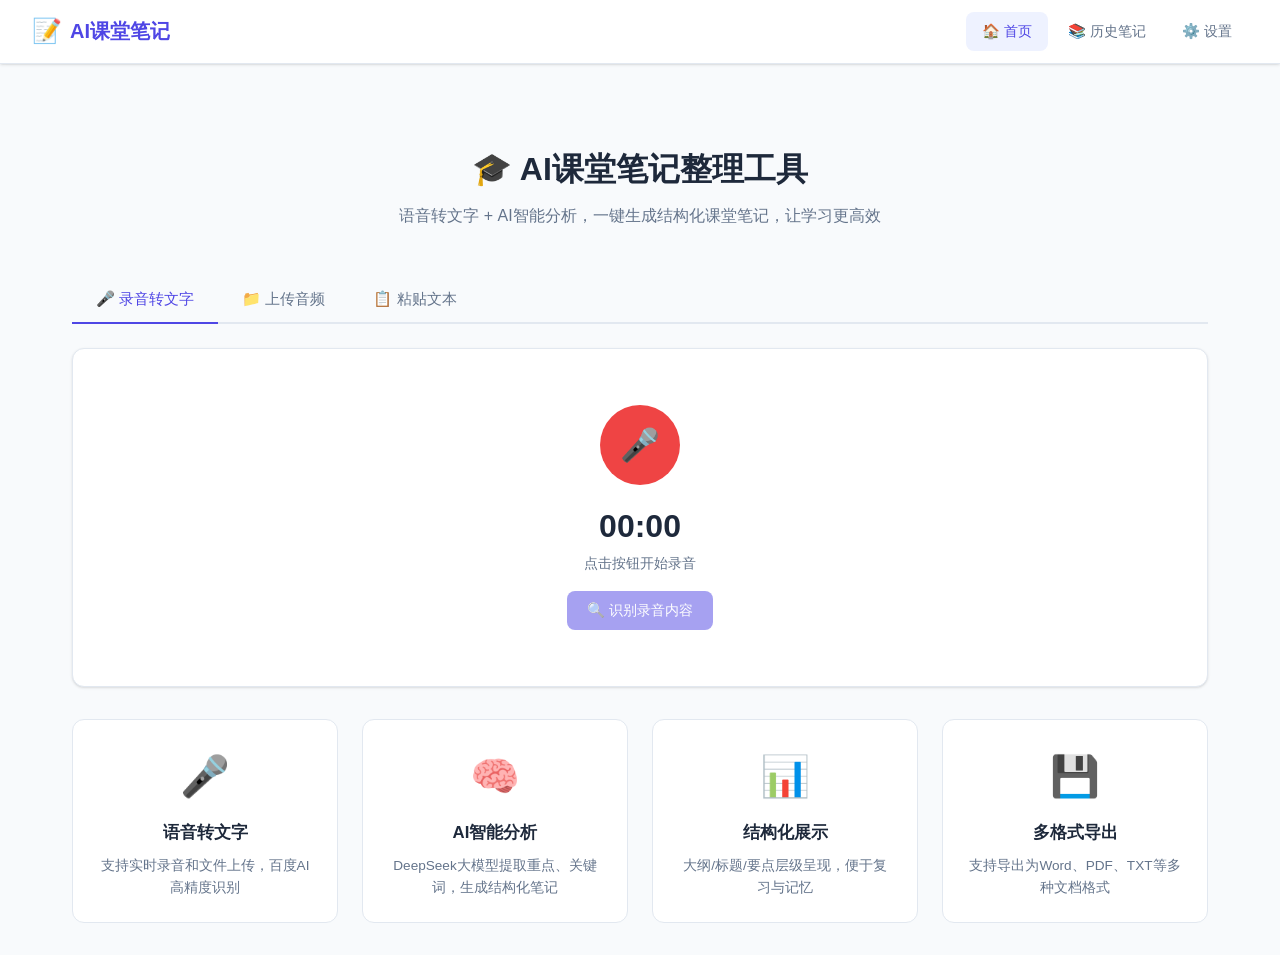
<file: templates/index.html>
<!DOCTYPE html>
<html lang="zh-CN">
<head>
    <meta charset="UTF-8">
    <meta name="viewport" content="width=device-width, initial-scale=1.0">
    <title>AI课堂笔记整理工具</title>
    <link rel="stylesheet" href="/static/css/style.css">
    <style>
        /* 首页特有样式 */
        .hero {
            text-align: center;
            padding: 3rem 2rem;
        }
        .hero h1 {
            font-size: 2rem;
            margin-bottom: 0.5rem;
        }
        .hero p {
            color: var(--text-secondary);
            max-width: 600px;
            margin: 0 auto;
        }
        .feature-grid {
            display: grid;
            grid-template-columns: repeat(auto-fit, minmax(250px, 1fr));
            gap: 1.5rem;
            margin-top: 2rem;
        }
        .feature-card {
            background: var(--card);
            border: 1px solid var(--border);
            border-radius: var(--radius);
            padding: 1.5rem;
            text-align: center;
            transition: box-shadow 0.2s;
        }
        .feature-card:hover {
            box-shadow: var(--shadow-md);
        }
        .feature-card .icon {
            font-size: 2.5rem;
            margin-bottom: 0.75rem;
        }
        .feature-card h3 {
            font-size: 1.05rem;
            margin-bottom: 0.5rem;
        }
        .feature-card p {
            font-size: 0.85rem;
            color: var(--text-secondary);
        }
        .tab-buttons {
            display: flex;
            gap: 0;
            margin-bottom: 1.5rem;
            border-bottom: 2px solid var(--border);
        }
        .tab-btn {
            padding: 0.75rem 1.5rem;
            border: none;
            background: none;
            cursor: pointer;
            font-size: 0.95rem;
            color: var(--text-secondary);
            border-bottom: 2px solid transparent;
            margin-bottom: -2px;
            transition: all 0.2s;
        }
        .tab-btn.active {
            color: var(--primary);
            border-bottom-color: var(--primary);
        }
        .tab-content { display: none; }
        .tab-content.active { display: block; }

        .result-box {
            background: var(--bg);
            border: 1px solid var(--border);
            border-radius: var(--radius-sm);
            padding: 1rem;
            max-height: 400px;
            overflow-y: auto;
            white-space: pre-wrap;
            font-size: 0.9rem;
            line-height: 1.7;
            min-height: 150px;
        }
    </style>
</head>
<body>
    <!-- 导航栏 -->
    <nav class="navbar">
        <a href="/" class="navbar-brand">
            <span class="icon">📝</span>
            <span>AI课堂笔记</span>
        </a>
        <ul class="navbar-nav">
            <li><a href="/" class="active">🏠 首页</a></li>
            <li><a href="/history">📚 历史笔记</a></li>
            <li><a href="/settings">⚙️ 设置</a></li>
        </ul>
    </nav>

    <div class="container">
        <!-- Hero 区 -->
        <div class="hero">
            <h1>🎓 AI课堂笔记整理工具</h1>
            <p>语音转文字 + AI智能分析，一键生成结构化课堂笔记，让学习更高效</p>
        </div>

        <!-- 功能标签 -->
        <div class="tab-buttons">
            <button class="tab-btn active" onclick="switchTab('record')">🎤 录音转文字</button>
            <button class="tab-btn" onclick="switchTab('upload')">📁 上传音频</button>
            <button class="tab-btn" onclick="switchTab('paste')">📋 粘贴文本</button>
        </div>

        <!-- ===== 录音标签 ===== -->
        <div id="tab-record" class="tab-content active">
            <div class="card">
                <div class="recorder-section">
                    <button id="recordBtn" class="record-btn" onclick="toggleRecording()" title="开始录音">
                        🎤
                    </button>
                    <div class="recording-status">
                        <div class="time" id="recordTime">00:00</div>
                        <p id="recordHint">点击按钮开始录音</p>
                    </div>
                    <div class="btn-group" style="justify-content: center; margin-top: 1rem;">
                        <button id="recognizeRecordBtn" class="btn btn-primary" onclick="recognizeRecording()" disabled>
                            🔍 识别录音内容
                        </button>
                        <button id="analyzeRecordBtn" class="btn btn-success" onclick="analyzeRecording()" disabled style="display:none;">
                            🤖 AI分析生成笔记
                        </button>
                    </div>
                </div>
            </div>
            <div class="card" id="recordResultCard" style="display:none;">
                <div class="card-header">📝 识别结果</div>
                <div class="result-box" id="recordResult"></div>
            </div>
        </div>

        <!-- ===== 上传标签 ===== -->
        <div id="tab-upload" class="tab-content">
            <div class="card">
                <div class="upload-zone" id="uploadZone" onclick="document.getElementById('audioFile').click()">
                    <div class="upload-icon">📂</div>
                    <p>点击或拖拽上传音频文件</p>
                    <p class="hint">支持 mp3, wav, m4a, flac, aac 等格式 · 最大100MB</p>
                </div>
                <input type="file" id="audioFile" accept="audio/*" style="display:none" onchange="handleFileSelect(event)">
                <div id="uploadFileName" style="margin-top: 0.75rem; text-align: center;"></div>

                <div class="btn-group" style="justify-content: center; margin-top: 1rem;">
                    <button id="recognizeUploadBtn" class="btn btn-primary" onclick="recognizeUpload()" disabled>
                        🔍 开始识别
                    </button>
                    <button id="analyzeUploadBtn" class="btn btn-success" onclick="analyzeUpload()" disabled style="display:none;">
                        🤖 AI分析生成笔记
                    </button>
                </div>
            </div>
            <div class="card" id="uploadResultCard" style="display:none;">
                <div class="card-header">📝 识别结果</div>
                <div class="result-box" id="uploadResult"></div>
            </div>
        </div>

        <!-- ===== 粘贴文本标签 ===== -->
        <div id="tab-paste" class="tab-content">
            <div class="card">
                <div class="form-group">
                    <label class="form-label">📝 粘贴课堂文本内容</label>
                    <textarea class="form-control" id="pasteText" rows="8" placeholder="在此粘贴课堂录音转录文本，或直接输入课堂笔记内容..."></textarea>
                </div>
                <div class="form-group">
                    <label class="form-label">分析类型</label>
                    <select class="form-control" id="analysisType" style="width: auto;">
                        <option value="full">📊 全面分析（生成完整笔记）</option>
                        <option value="summary">📃 仅摘要</option>
                        <option value="keypoints">🔑 仅要点提取</option>
                        <option value="outline">📋 仅大纲</option>
                    </select>
                </div>
                <button class="btn btn-success btn-lg" onclick="analyzePastedText()" id="analyzePasteBtn">
                    🤖 AI 智能分析生成笔记
                </button>
            </div>
            <div class="card" id="pasteResultCard" style="display:none;">
                <div class="card-header" style="display:flex; justify-content: space-between; align-items: center;">
                    <span>📊 AI分析结果</span>
                    <div class="btn-group">
                        <button class="btn btn-primary btn-sm" onclick="openInEditor()">✏️ 在编辑器中打开</button>
                        <button class="btn btn-outline btn-sm" onclick="saveAndGoHistory()">💾 保存笔记</button>
                    </div>
                </div>
                <div class="keywords-list" id="keywordsSection" style="display:none;">
                    <span style="font-weight:600; font-size:0.85rem;">🏷️ 关键词：</span>
                    <span id="keywordsTags"></span>
                </div>
                <div class="preview-content" id="pasteResult"></div>
                <input type="hidden" id="lastOriginalText">
            </div>
        </div>

        <!-- 功能特性 -->
        <div class="feature-grid">
            <div class="feature-card">
                <div class="icon">🎤</div>
                <h3>语音转文字</h3>
                <p>支持实时录音和文件上传，百度AI高精度识别</p>
            </div>
            <div class="feature-card">
                <div class="icon">🧠</div>
                <h3>AI智能分析</h3>
                <p>DeepSeek大模型提取重点、关键词，生成结构化笔记</p>
            </div>
            <div class="feature-card">
                <div class="icon">📊</div>
                <h3>结构化展示</h3>
                <p>大纲/标题/要点层级呈现，便于复习与记忆</p>
            </div>
            <div class="feature-card">
                <div class="icon">💾</div>
                <h3>多格式导出</h3>
                <p>支持导出为Word、PDF、TXT等多种文档格式</p>
            </div>
        </div>
    </div>

    <script src="/static/js/main.js"></script>
    <script src="/static/js/recorder.js"></script>
</body>
</html>
</file>
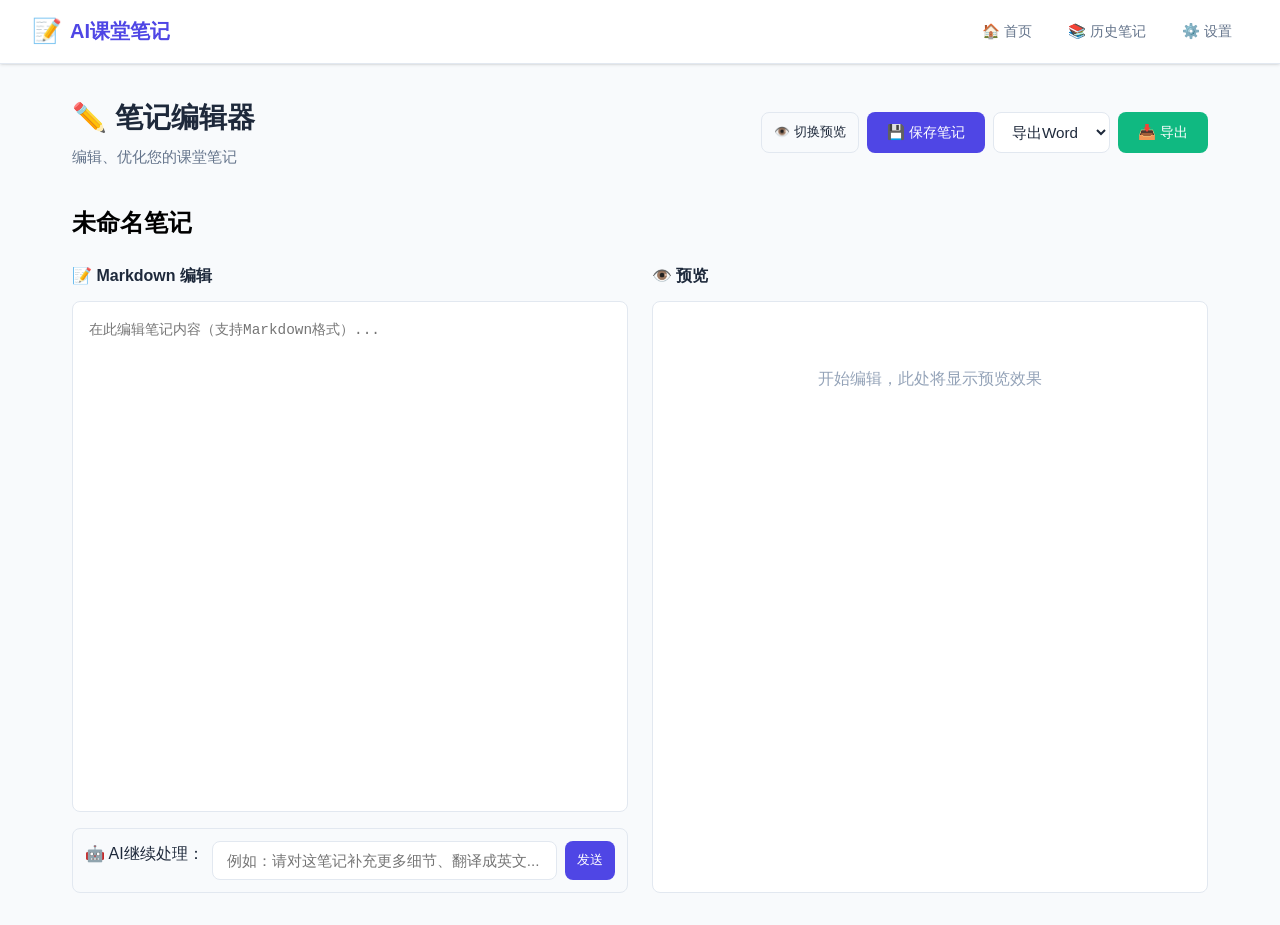
<file: templates/editor.html>
<!DOCTYPE html>
<html lang="zh-CN">
<head>
    <meta charset="UTF-8">
    <meta name="viewport" content="width=device-width, initial-scale=1.0">
    <title>编辑笔记 - AI课堂笔记整理工具</title>
    <link rel="stylesheet" href="/static/css/style.css">
    <style>
        .editor-toolbar {
            display: flex;
            gap: 0.5rem;
            flex-wrap: wrap;
            align-items: center;
            margin-bottom: 1rem;
        }
        .note-title-input {
            font-size: 1.5rem;
            font-weight: 700;
            border: none;
            border-bottom: 2px solid transparent;
            padding: 0.5rem 0;
            width: 100%;
            margin-bottom: 1rem;
            background: transparent;
        }
        .note-title-input:focus {
            outline: none;
            border-bottom-color: var(--primary);
        }
        .note-title-input:hover { border-bottom-color: var(--border); }

        .ai-instruction-bar {
            display: flex;
            gap: 0.5rem;
            margin-top: 1rem;
            padding: 0.75rem;
            background: var(--bg);
            border-radius: var(--radius-sm);
            border: 1px solid var(--border);
        }
        .ai-instruction-bar input {
            flex: 1;
        }
    </style>
</head>
<body>
    <nav class="navbar">
        <a href="/" class="navbar-brand">
            <span class="icon">📝</span>
            <span>AI课堂笔记</span>
        </a>
        <ul class="navbar-nav">
            <li><a href="/">🏠 首页</a></li>
            <li><a href="/history">📚 历史笔记</a></li>
            <li><a href="/settings">⚙️ 设置</a></li>
        </ul>
    </nav>

    <div class="container">
        <div class="page-header" style="display:flex; justify-content: space-between; align-items: center;">
            <div>
                <h1>✏️ 笔记编辑器</h1>
                <p>编辑、优化您的课堂笔记</p>
            </div>
            <div class="btn-group">
                <button class="btn btn-outline btn-sm" onclick="togglePreview()">👁️ 切换预览</button>
                <button class="btn btn-primary" onclick="saveNote()">💾 保存笔记</button>
                <select id="exportFormat" class="form-control" style="width:auto; display:inline;">
                    <option value="word">导出Word</option>
                    <option value="txt">导出TXT</option>
                    <option value="pdf">导出PDF</option>
                </select>
                <button class="btn btn-success" onclick="exportNote()">📥 导出</button>
            </div>
        </div>

        <input type="text" class="note-title-input" id="noteTitle" placeholder="输入笔记标题..." value="未命名笔记">

        <div class="editor-layout" id="editorLayout">
            <!-- 编辑面板 -->
            <div class="editor-panel" id="editPanel">
                <div class="panel-header">
                    <span class="panel-title">📝 Markdown 编辑</span>
                </div>
                <textarea class="editor-textarea" id="editorContent" placeholder="在此编辑笔记内容（支持Markdown格式）..."></textarea>
                <div class="ai-instruction-bar">
                    <span style="white-space:nowrap; font-weight:500;">🤖 AI继续处理：</span>
                    <input type="text" class="form-control" id="aiInstruction" placeholder="例如：请对这笔记补充更多细节、翻译成英文...">
                    <button class="btn btn-primary btn-sm" onclick="continueAI()" style="white-space:nowrap;">发送</button>
                </div>
            </div>

            <!-- 预览面板 -->
            <div class="editor-panel" id="previewPanel">
                <div class="panel-header">
                    <span class="panel-title">👁️ 预览</span>
                </div>
                <div class="preview-content" id="previewContent">
                    <p style="color: var(--text-muted); text-align: center; padding-top: 3rem;">
                        开始编辑，此处将显示预览效果
                    </p>
                </div>
            </div>
        </div>

        <!-- 加载状态 -->
        <div id="loadingIndicator" style="display:none; text-align:center; padding: 1rem;">
            <span class="spinner"></span>
            <span style="color: var(--text-secondary);"> AI正在处理中...</span>
        </div>

        <!-- 消息区 -->
        <div id="messageArea"></div>
    </div>

    <script src="/static/js/editor.js"></script>
</body>
</html>
</file>
<file: static/css/style.css>
/* ============================
   AI课堂笔记整理工具 - 主样式
   ============================ */
:root {
    --primary: #4F46E5;
    --primary-hover: #4338CA;
    --primary-light: #EEF2FF;
    --success: #10B981;
    --warning: #F59E0B;
    --danger: #EF4444;
    --bg: #F8FAFC;
    --card: #FFFFFF;
    --border: #E2E8F0;
    --text: #1E293B;
    --text-secondary: #64748B;
    --text-muted: #94A3B8;
    --shadow: 0 1px 3px 0 rgba(0,0,0,0.1), 0 1px 2px -1px rgba(0,0,0,0.1);
    --shadow-md: 0 4px 6px -1px rgba(0,0,0,0.1), 0 2px 4px -2px rgba(0,0,0,0.1);
    --radius: 12px;
    --radius-sm: 8px;
}

* {
    margin: 0;
    padding: 0;
    box-sizing: border-box;
}

body {
    font-family: -apple-system, BlinkMacSystemFont, 'Segoe UI', 'PingFang SC',
                 'Microsoft YaHei', 'Helvetica Neue', sans-serif;
    background: var(--bg);
    color: var(--text);
    line-height: 1.6;
    min-height: 100vh;
}

/* ===== 导航栏 ===== */
.navbar {
    background: var(--card);
    border-bottom: 1px solid var(--border);
    padding: 0 2rem;
    height: 64px;
    display: flex;
    align-items: center;
    justify-content: space-between;
    position: sticky;
    top: 0;
    z-index: 100;
    box-shadow: var(--shadow);
}

.navbar-brand {
    font-size: 1.25rem;
    font-weight: 700;
    color: var(--primary);
    text-decoration: none;
    display: flex;
    align-items: center;
    gap: 0.5rem;
}

.navbar-brand .icon {
    font-size: 1.5rem;
}

.navbar-nav {
    display: flex;
    gap: 0.25rem;
    list-style: none;
}

.navbar-nav a {
    color: var(--text-secondary);
    text-decoration: none;
    padding: 0.5rem 1rem;
    border-radius: var(--radius-sm);
    font-size: 0.9rem;
    transition: all 0.2s;
    display: flex;
    align-items: center;
    gap: 0.35rem;
}

.navbar-nav a:hover,
.navbar-nav a.active {
    background: var(--primary-light);
    color: var(--primary);
}

/* ===== 主容器 ===== */
.container {
    max-width: 1200px;
    margin: 0 auto;
    padding: 2rem;
}

.page-header {
    margin-bottom: 2rem;
}

.page-header h1 {
    font-size: 1.75rem;
    font-weight: 700;
    margin-bottom: 0.25rem;
}

.page-header p {
    color: var(--text-secondary);
    font-size: 0.95rem;
}

/* ===== 卡片 ===== */
.card {
    background: var(--card);
    border: 1px solid var(--border);
    border-radius: var(--radius);
    padding: 1.5rem;
    box-shadow: var(--shadow);
    margin-bottom: 1.5rem;
}

.card-header {
    font-size: 1.1rem;
    font-weight: 600;
    margin-bottom: 1rem;
    padding-bottom: 0.75rem;
    border-bottom: 1px solid var(--border);
}

/* ===== 按钮 ===== */
.btn {
    display: inline-flex;
    align-items: center;
    gap: 0.5rem;
    padding: 0.625rem 1.25rem;
    border: none;
    border-radius: var(--radius-sm);
    font-size: 0.9rem;
    font-weight: 500;
    cursor: pointer;
    transition: all 0.2s;
    text-decoration: none;
}

.btn-primary {
    background: var(--primary);
    color: white;
}
.btn-primary:hover { background: var(--primary-hover); }

.btn-success {
    background: var(--success);
    color: white;
}
.btn-success:hover { background: #059669; }

.btn-warning {
    background: var(--warning);
    color: white;
}
.btn-warning:hover { background: #D97706; }

.btn-danger {
    background: var(--danger);
    color: white;
}
.btn-danger:hover { background: #DC2626; }

.btn-outline {
    background: transparent;
    border: 1px solid var(--border);
    color: var(--text);
}
.btn-outline:hover {
    background: var(--bg);
    border-color: var(--text-muted);
}

.btn-sm {
    padding: 0.375rem 0.75rem;
    font-size: 0.8rem;
}

.btn-lg {
    padding: 0.875rem 2rem;
    font-size: 1.05rem;
}

.btn:disabled {
    opacity: 0.5;
    cursor: not-allowed;
}

/* ===== 表单 ===== */
.form-group {
    margin-bottom: 1rem;
}

.form-label {
    display: block;
    font-weight: 500;
    margin-bottom: 0.375rem;
    font-size: 0.9rem;
}

.form-control {
    width: 100%;
    padding: 0.625rem 0.875rem;
    border: 1px solid var(--border);
    border-radius: var(--radius-sm);
    font-size: 0.95rem;
    background: var(--card);
    color: var(--text);
    transition: border-color 0.2s;
    font-family: inherit;
}

.form-control:focus {
    outline: none;
    border-color: var(--primary);
    box-shadow: 0 0 0 3px rgba(79, 70, 229, 0.1);
}

textarea.form-control {
    min-height: 120px;
    resize: vertical;
}

select.form-control {
    cursor: pointer;
}

/* ===== 录音区 ===== */
.recorder-section {
    text-align: center;
    padding: 2rem;
}

.record-btn {
    width: 80px;
    height: 80px;
    border-radius: 50%;
    border: none;
    background: var(--danger);
    color: white;
    font-size: 2rem;
    cursor: pointer;
    transition: all 0.3s;
    display: flex;
    align-items: center;
    justify-content: center;
    margin: 0 auto;
    box-shadow: 0 0 0 0 rgba(239, 68, 68, 0.5);
}

.record-btn:hover {
    transform: scale(1.05);
}

.record-btn.recording {
    animation: pulse 1.5s infinite;
    background: var(--danger);
}

@keyframes pulse {
    0% { box-shadow: 0 0 0 0 rgba(239, 68, 68, 0.5); }
    70% { box-shadow: 0 0 0 20px rgba(239, 68, 68, 0); }
    100% { box-shadow: 0 0 0 0 rgba(239, 68, 68, 0); }
}

.recording-status {
    margin-top: 1rem;
    font-size: 0.9rem;
    color: var(--text-secondary);
}

.recording-status .time {
    font-size: 2rem;
    font-weight: 700;
    font-variant-numeric: tabular-nums;
    color: var(--text);
}

/* ===== 上传区 ===== */
.upload-zone {
    border: 2px dashed var(--border);
    border-radius: var(--radius);
    padding: 3rem 2rem;
    text-align: center;
    cursor: pointer;
    transition: all 0.2s;
    background: var(--bg);
}

.upload-zone:hover,
.upload-zone.drag-over {
    border-color: var(--primary);
    background: var(--primary-light);
}

.upload-zone .upload-icon {
    font-size: 3rem;
    margin-bottom: 1rem;
}

.upload-zone p {
    color: var(--text-secondary);
    margin-bottom: 0.5rem;
}

.upload-zone .hint {
    font-size: 0.8rem;
    color: var(--text-muted);
}

/* ===== 编辑器 ===== */
.editor-layout {
    display: grid;
    grid-template-columns: 1fr 1fr;
    gap: 1.5rem;
    min-height: 70vh;
}

.editor-layout.full {
    grid-template-columns: 1fr;
}

.editor-panel {
    display: flex;
    flex-direction: column;
}

.editor-panel .panel-header {
    display: flex;
    justify-content: space-between;
    align-items: center;
    margin-bottom: 0.75rem;
}

.editor-panel .panel-title {
    font-weight: 600;
}

.editor-textarea {
    flex: 1;
    font-family: 'Courier New', Consolas, monospace;
    font-size: 0.9rem;
    line-height: 1.7;
    padding: 1rem;
    border: 1px solid var(--border);
    border-radius: var(--radius-sm);
    resize: none;
    min-height: 400px;
}

.preview-content {
    flex: 1;
    overflow-y: auto;
    padding: 1rem;
    border: 1px solid var(--border);
    border-radius: var(--radius-sm);
    background: var(--card);
    min-height: 400px;
}

.preview-content h2 {
    font-size: 1.3rem;
    margin: 1rem 0 0.5rem;
    color: var(--primary);
}

.preview-content h3 {
    font-size: 1.1rem;
    margin: 0.75rem 0 0.5rem;
}

.preview-content ul { padding-left: 1.5rem; }
.preview-content li { margin-bottom: 0.25rem; }
.preview-content strong { color: var(--primary); }
.preview-content blockquote {
    border-left: 3px solid var(--primary);
    padding-left: 1rem;
    color: var(--text-secondary);
    margin: 0.5rem 0;
}

/* ===== 提示/消息 ===== */
.alert {
    padding: 0.75rem 1rem;
    border-radius: var(--radius-sm);
    margin-bottom: 1rem;
    font-size: 0.9rem;
}

.alert-success {
    background: #ECFDF5;
    color: #065F46;
    border: 1px solid #A7F3D0;
}

.alert-error {
    background: #FEF2F2;
    color: #991B1B;
    border: 1px solid #FECACA;
}

.alert-info {
    background: #EFF6FF;
    color: #1E40AF;
    border: 1px solid #BFDBFE;
}

/* ===== 加载动画 ===== */
.spinner {
    display: inline-block;
    width: 1.2rem;
    height: 1.2rem;
    border: 2px solid var(--border);
    border-top-color: var(--primary);
    border-radius: 50%;
    animation: spin 0.6s linear infinite;
}

@keyframes spin { to { transform: rotate(360deg); } }

/* ===== 表格 ===== */
.table-container {
    overflow-x: auto;
}

table {
    width: 100%;
    border-collapse: collapse;
}

table th {
    text-align: left;
    padding: 0.75rem;
    border-bottom: 2px solid var(--border);
    font-weight: 600;
    font-size: 0.85rem;
    color: var(--text-secondary);
    white-space: nowrap;
}

table td {
    padding: 0.75rem;
    border-bottom: 1px solid var(--border);
    font-size: 0.9rem;
}

table tbody tr:hover {
    background: var(--primary-light);
}

/* ===== 标签/徽章 ===== */
.badge {
    display: inline-block;
    padding: 0.2rem 0.5rem;
    border-radius: 999px;
    font-size: 0.75rem;
    font-weight: 500;
    background: var(--primary-light);
    color: var(--primary);
}

/* ===== 分页 ===== */
.pagination {
    display: flex;
    justify-content: center;
    gap: 0.5rem;
    margin-top: 1.5rem;
}

.pagination button {
    padding: 0.5rem 0.75rem;
    border: 1px solid var(--border);
    border-radius: var(--radius-sm);
    background: var(--card);
    cursor: pointer;
    font-size: 0.85rem;
}

.pagination button.active {
    background: var(--primary);
    color: white;
    border-color: var(--primary);
}

/* ===== 空状态 ===== */
.empty-state {
    text-align: center;
    padding: 3rem;
    color: var(--text-muted);
}

.empty-state .icon {
    font-size: 3rem;
    margin-bottom: 1rem;
}

/* ===== 关键词 ===== */
.keywords-list {
    display: flex;
    flex-wrap: wrap;
    gap: 0.5rem;
    margin-top: 1rem;
}

.keyword-tag {
    display: inline-block;
    padding: 0.25rem 0.75rem;
    background: var(--primary-light);
    color: var(--primary);
    border-radius: 999px;
    font-size: 0.8rem;
}

/* ===== 按钮组 ===== */
.btn-group {
    display: flex;
    gap: 0.5rem;
    flex-wrap: wrap;
}

/* ===== 响应式 ===== */
@media (max-width: 768px) {
    .container { padding: 1rem; }
    .editor-layout { grid-template-columns: 1fr; }
    .navbar { padding: 0 1rem; }
    .navbar-brand span { display: none; }
}
</file>
